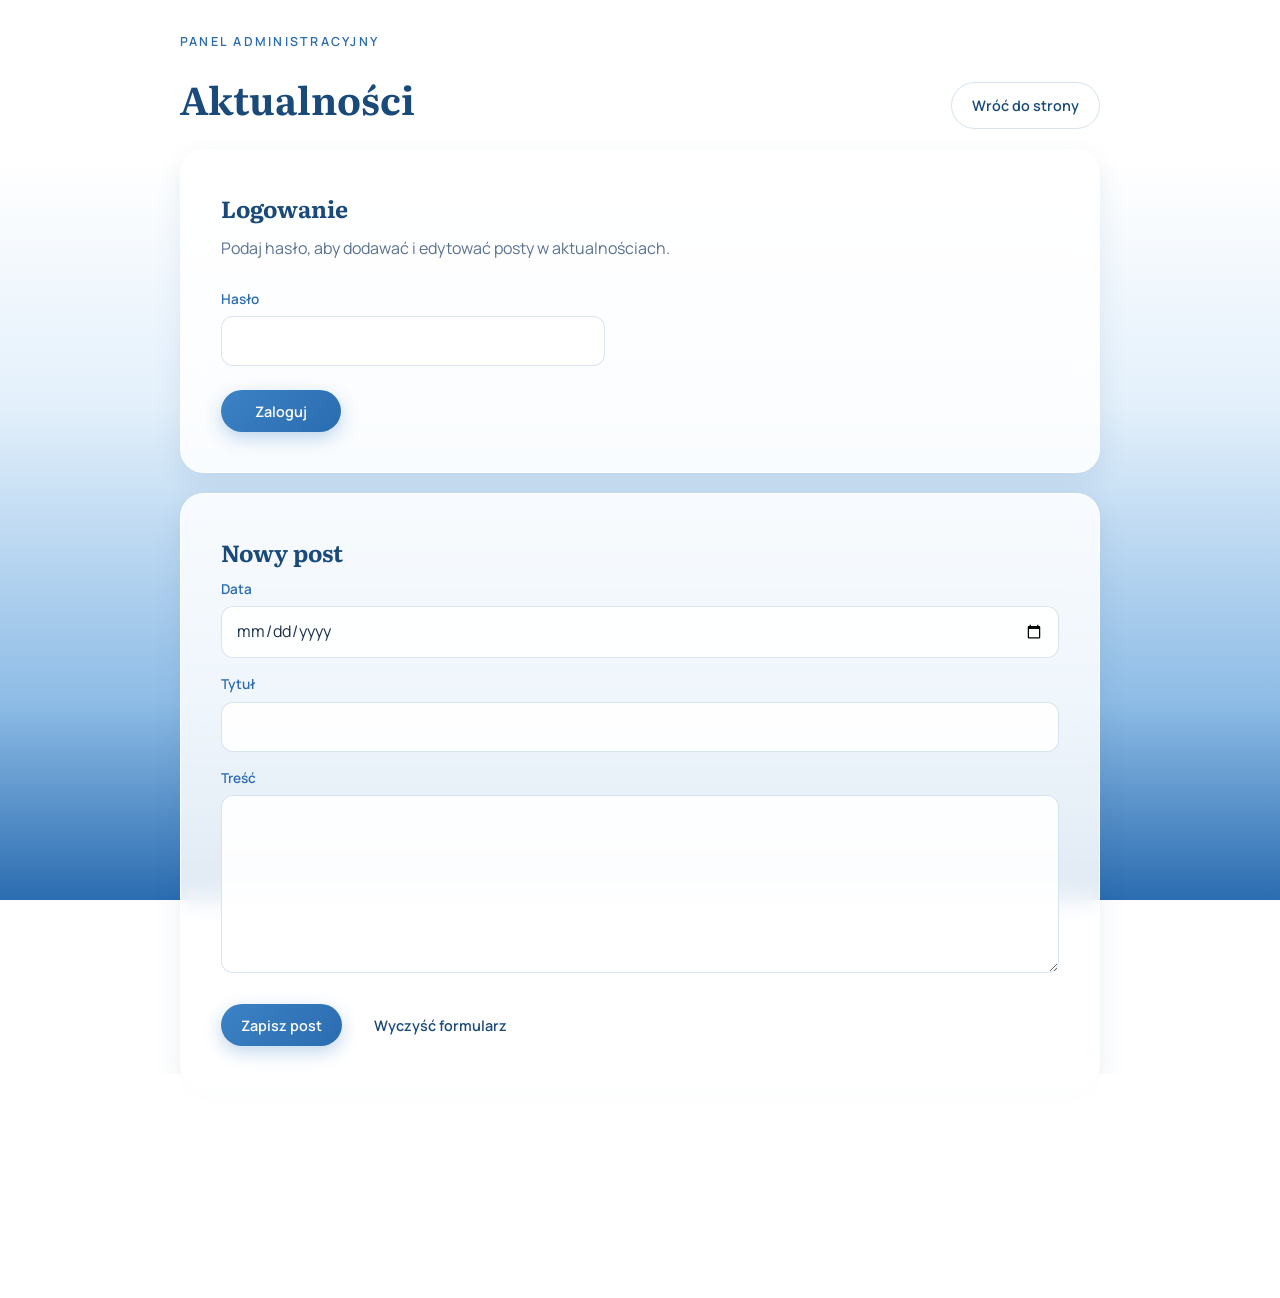
<file: admin.html>
<!DOCTYPE html>
<html lang="pl">
<head>
  <meta charset="UTF-8" />
  <meta name="viewport" content="width=device-width, initial-scale=1.0" />
  <title>Panel aktualności — Spółka Wodna Wietrzno</title>
  <link rel="preconnect" href="https://fonts.googleapis.com" />
  <link rel="preconnect" href="https://fonts.gstatic.com" crossorigin />
  <link href="https://fonts.googleapis.com/css2?family=Literata:opsz,wght@7..72,500;7..72,700&family=Manrope:wght@400;500;600;700&display=swap" rel="stylesheet" />
  <link rel="stylesheet" href="styles.css?v=8" />
  <link rel="stylesheet" href="admin.css?v=8" />
</head>
<body class="admin-body">
  <div class="page-bg" aria-hidden="true"></div>

  <main class="admin-shell">
    <header class="admin-header">
      <div>
        <p class="brand-mark">Panel administracyjny</p>
        <h1>Aktualności</h1>
      </div>
      <a class="btn btn-ghost" href="index.html#news">Wróć do strony</a>
    </header>

    <section id="login-panel" class="panel-inner admin-card">
      <h2>Logowanie</h2>
      <p class="lead">Podaj hasło, aby dodawać i edytować posty w aktualnościach.</p>
      <form id="login-form" class="admin-login-form">
        <div class="field">
          <label for="admin-password">Hasło</label>
          <input id="admin-password" name="password" type="password" required autocomplete="current-password" />
        </div>
        <div class="form-actions">
          <button class="btn" type="submit">Zaloguj</button>
        </div>
        <p id="login-status" class="form-status" hidden></p>
      </form>
    </section>

    <section id="editor-panel" class="admin-editor" hidden>
      <div class="panel-inner admin-card">
        <h2 id="editor-title">Nowy post</h2>
        <form id="post-form" class="report-form" novalidate>
          <input type="hidden" id="post-id" name="id" value="" />
          <div class="field">
            <label for="post-date">Data</label>
            <input id="post-date" name="date" type="date" required />
          </div>
          <div class="field">
            <label for="post-title">Tytuł</label>
            <input id="post-title" name="title" type="text" required maxlength="160" />
          </div>
          <div class="field">
            <label for="post-body">Treść</label>
            <textarea id="post-body" name="body" rows="6" required maxlength="4000"></textarea>
          </div>
          <div class="form-actions admin-actions">
            <button class="btn" type="submit" id="save-post-btn">Zapisz post</button>
            <button class="btn btn-ghost" type="button" id="reset-post-btn">Wyczyść formularz</button>
          </div>
          <p id="editor-status" class="form-status" hidden></p>
        </form>
      </div>

      <div class="panel-inner admin-card">
        <div class="admin-list-head">
          <h2>Opublikowane posty</h2>
          <button class="btn btn-ghost" type="button" id="reload-posts-btn">Odśwież</button>
        </div>
        <p id="storage-hint" class="admin-hint"></p>
        <ul id="admin-posts" class="admin-posts"></ul>
      </div>
    </section>
  </main>

  <script src="config.js?v=8"></script>
  <script src="admin.js?v=8"></script>
</body>
</html>
</file>
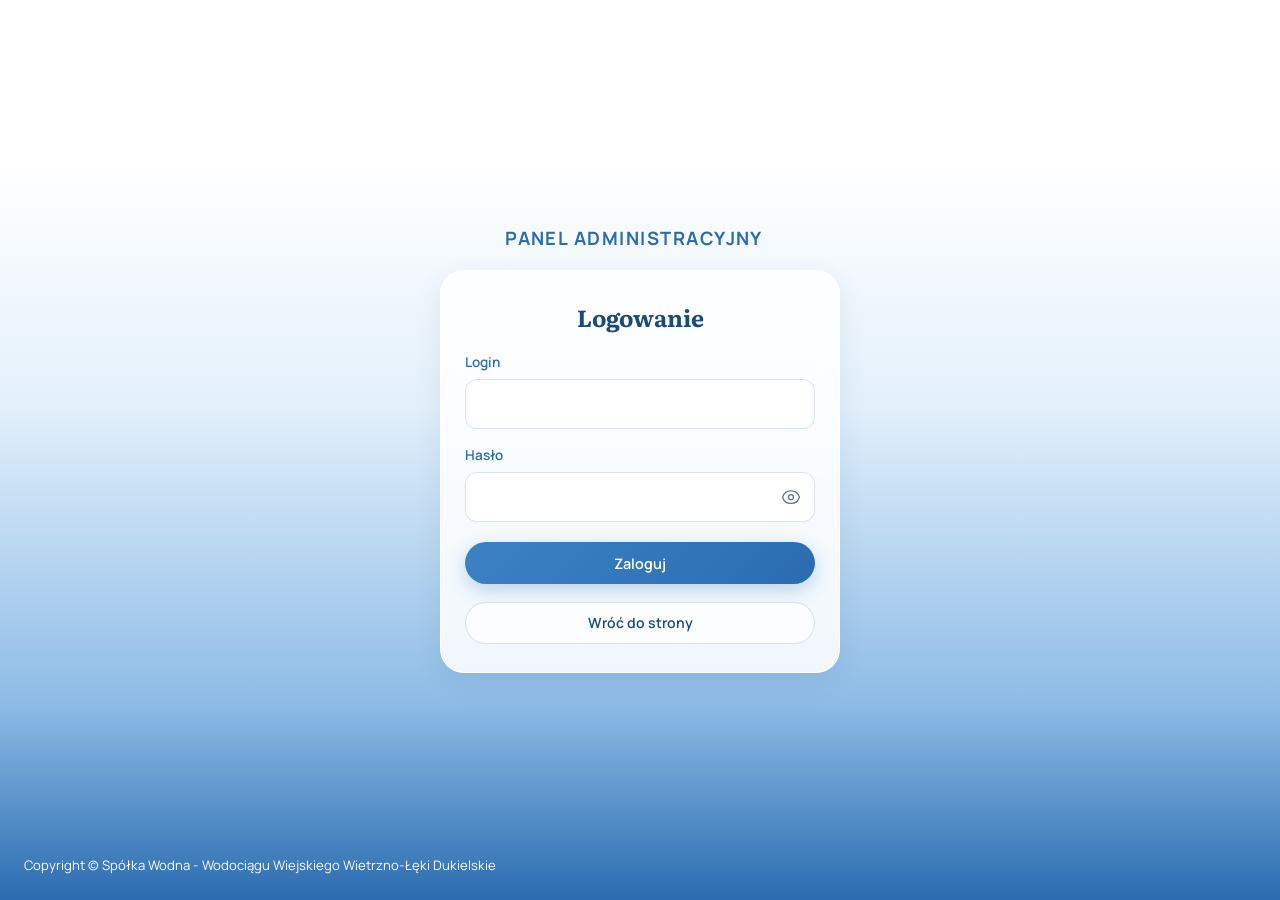
<file: n-7f4a9c2e.html>
<!DOCTYPE html>
<html lang="pl">
<head>
  <meta charset="UTF-8" />
  <meta name="viewport" content="width=device-width, initial-scale=1.0" />
  <title>Panel administracyjny — Spółka Wodna Wietrzno</title>
  <meta name="robots" content="noindex, nofollow" />
  <meta name="theme-color" content="#ffffff" />
  <link rel="preconnect" href="https://fonts.googleapis.com" />
  <link rel="preconnect" href="https://fonts.gstatic.com" crossorigin />
  <link href="https://fonts.googleapis.com/css2?family=Literata:opsz,wght@7..72,500;7..72,700&family=Manrope:wght@400;500;600;700&display=swap" rel="stylesheet" />
  <link rel="stylesheet" href="styles.css?v=54" />
  <link rel="stylesheet" href="n-7f4a9c2e.css?v=73" />
</head>
<body class="admin-body">

  <main class="admin-shell">
    <header class="admin-header">
      <p class="brand-mark">Panel administracyjny</p>
      <div class="admin-header-actions">
        <button type="button" class="btn btn-ghost admin-logout" id="logout-btn">Wyloguj</button>
        <a class="btn btn-ghost admin-back admin-back--editor" href="index.html#news">Wróć do strony</a>
      </div>
    </header>

    <div class="login-loader" id="login-loader" hidden aria-hidden="true">
      <div class="loader">
        <h2 class="heading">ŁADOWANIE</h2>
        <div class="loading">
          <span class="load"></span>
          <span class="load"></span>
          <span class="load"></span>
        </div>
      </div>
    </div>

    <section id="login-panel" class="panel-inner admin-card">
      <h2>Logowanie</h2>
      <form id="login-form" class="admin-login-form">
        <div class="field">
          <label for="admin-login">Login</label>
          <input id="admin-login" name="login" type="text" required autocomplete="username" />
        </div>
        <div class="field">
          <label for="admin-password">Hasło</label>
          <div class="password-wrap">
            <input id="admin-password" name="password" type="password" required autocomplete="current-password" />
            <button type="button" class="password-toggle" id="password-toggle" aria-label="Pokaż hasło" aria-pressed="false">
              <svg class="pw-icon pw-icon-eye" viewBox="0 0 24 24" fill="none" stroke="currentColor" stroke-width="1.5" aria-hidden="true" focusable="false">
                <path stroke-linecap="round" stroke-linejoin="round" d="M2.036 12.322a1.012 1.012 0 0 1 0-.639C3.423 7.51 7.36 4.5 12 4.5c4.638 0 8.573 3.007 9.963 7.178.07.207.07.431 0 .639C20.577 16.49 16.64 19.5 12 19.5c-4.638 0-8.573-3.007-9.963-7.178Z" />
                <path stroke-linecap="round" stroke-linejoin="round" d="M15 12a3 3 0 1 1-6 0 3 3 0 0 1 6 0Z" />
              </svg>
              <svg class="pw-icon pw-icon-eye-slash" viewBox="0 0 24 24" fill="none" stroke="currentColor" stroke-width="1.5" aria-hidden="true" focusable="false">
                <path stroke-linecap="round" stroke-linejoin="round" d="M3.98 8.223A10.477 10.477 0 0 0 1.934 12C3.226 16.338 7.244 19.5 12 19.5c.993 0 1.953-.138 2.863-.395M6.228 6.228A10.451 10.451 0 0 1 12 4.5c4.756 0 8.773 3.162 10.065 7.498a10.522 10.522 0 0 1-4.293 5.774M6.228 6.228 3 3m3.228 3.228 3.65 3.65m7.894 7.894L21 21m-3.228-3.228-3.65-3.65m0 0a3 3 0 1 0-4.243-4.243m4.242 4.242L9.88 9.88" />
              </svg>
            </button>
          </div>
        </div>
        <div class="form-actions">
          <button class="btn" type="submit">Zaloguj</button>
        </div>
        <a class="btn btn-ghost admin-back admin-back--login" href="index.html#news">Wróć do strony</a>
        <p id="login-status" class="form-status" hidden></p>
      </form>
    </section>

    <nav class="admin-nav-tabs" id="admin-nav-tabs" hidden>
      <button type="button" class="admin-nav-tab is-active" data-tab="posts">Posty</button>
      <button type="button" class="admin-nav-tab" data-tab="settings">Ustawienia</button>
    </nav>

    <section id="editor-panel" class="admin-editor" hidden aria-hidden="true">
      <div class="panel-inner admin-card">
        <h2 id="editor-title">Nowy post</h2>
        <form id="post-form" class="report-form" novalidate>
          <input type="hidden" id="post-id" name="id" value="" />
          <div class="field">
            <label for="post-date">Data</label>
            <input id="post-date" name="date" type="date" required />
          </div>
          <div class="field">
            <label for="post-title">Tytuł</label>
            <input id="post-title" name="title" type="text" required maxlength="160" />
          </div>
          <div class="field">
            <label for="post-body-editor">Treść</label>
            <div class="news-format-toolbar" role="toolbar" aria-label="Formatowanie tekstu">
              <button type="button" class="news-format-btn" data-format="bold" title="Pogrubienie">
                <strong>B</strong>
              </button>
              <button type="button" class="news-format-btn" data-format="italic" title="Kursywa">
                <em>I</em>
              </button>
              <button type="button" class="news-format-btn" data-format="underline" title="Podkreślenie">
                <span class="news-format-underline">U</span>
              </button>
              <span class="news-format-size-group" title="Rozmiar czcionki">
                <span class="news-format-size-box">
                  <span id="news-font-size-display" class="news-format-size-value">16</span>
                  <select id="news-font-size" class="news-format-size-select" aria-label="Rozmiar czcionki">
                    <option value="12">12</option>
                    <option value="14">14</option>
                    <option value="16" selected>16</option>
                    <option value="18">18</option>
                    <option value="20">20</option>
                    <option value="24">24</option>
                  </select>
                </span>
                <button
                  type="button"
                  class="news-format-btn news-format-size-step"
                  data-size-step="1"
                  title="Zwiększ rozmiar"
                  aria-label="Zwiększ rozmiar"
                >
                  <span class="news-format-size-ico">
                    A<span class="news-format-size-caret is-up" aria-hidden="true"></span>
                  </span>
                </button>
                <button
                  type="button"
                  class="news-format-btn news-format-size-step"
                  data-size-step="-1"
                  title="Zmniejsz rozmiar"
                  aria-label="Zmniejsz rozmiar"
                >
                  <span class="news-format-size-ico">
                    A<span class="news-format-size-caret is-down" aria-hidden="true"></span>
                  </span>
                </button>
              </span>
              <span class="news-format-color-wrap" title="Kolor tekstu">
                <span class="news-format-btn news-format-color" aria-hidden="true">
                  <span class="news-format-color-inner">
                    <span class="news-format-color-mark">A</span>
                    <span id="news-text-color-swatch" class="news-format-color-swatch"></span>
                  </span>
                </span>
                <input
                  id="news-text-color"
                  class="news-format-color-input"
                  type="color"
                  value="#1a4a7a"
                  aria-label="Kolor tekstu"
                />
              </span>
              <span class="news-format-align-group" title="Wyrównanie tekstu">
                <button
                  type="button"
                  class="news-format-btn news-format-align-btn"
                  data-format="justify"
                  title="Wyjustuj"
                  aria-label="Wyjustuj"
                >
                  <svg class="news-format-align-icon" xmlns="http://www.w3.org/2000/svg" viewBox="0 0 448 512" fill="currentColor" aria-hidden="true">
                    <path d="M448 64c0 17.7-14.3 32-32 32H32C14.3 96 0 81.7 0 64S14.3 32 32 32H416c17.7 0 32 14.3 32 32zm0 256c0 17.7-14.3 32-32 32H32c-17.7 0-32-14.3-32-32s14.3-32 32-32H416c17.7 0 32 14.3 32 32zM0 192c0-17.7 14.3-32 32-32H416c17.7 0 32 14.3 32 32s-14.3 32-32 32H32c-17.7 0-32-14.3-32-32zM448 448c0 17.7-14.3 32-32 32H32c-17.7 0-32-14.3-32-32s14.3-32 32-32H416c17.7 0 32 14.3 32 32z" />
                  </svg>
                </button>
                <button
                  type="button"
                  class="news-format-btn news-format-align-btn"
                  data-format="align-left"
                  title="Do lewej"
                  aria-label="Do lewej"
                >
                  <svg class="news-format-align-icon" xmlns="http://www.w3.org/2000/svg" viewBox="0 0 448 512" fill="currentColor" aria-hidden="true">
                    <path d="M288 64c0 17.7-14.3 32-32 32H32C14.3 96 0 81.7 0 64S14.3 32 32 32H256c17.7 0 32 14.3 32 32zm0 256c0 17.7-14.3 32-32 32H32c-17.7 0-32-14.3-32-32s14.3-32 32-32H256c17.7 0 32 14.3 32 32zM0 192c0-17.7 14.3-32 32-32H416c17.7 0 32 14.3 32 32s-14.3 32-32 32H32c-17.7 0-32-14.3-32-32zM448 448c0 17.7-14.3 32-32 32H32c-17.7 0-32-14.3-32-32s14.3-32 32-32H416c17.7 0 32 14.3 32 32z" />
                  </svg>
                </button>
                <button
                  type="button"
                  class="news-format-btn news-format-align-btn"
                  data-format="align-center"
                  title="Do środka"
                  aria-label="Do środka"
                >
                  <svg class="news-format-align-icon" xmlns="http://www.w3.org/2000/svg" viewBox="0 0 448 512" fill="currentColor" aria-hidden="true">
                    <path d="M352 64c0 17.7-14.3 32-32 32H128c-17.7 0-32-14.3-32-32s14.3-32 32-32H320c17.7 0 32 14.3 32 32zm96 128c0 17.7-14.3 32-32 32H32c-17.7 0-32-14.3-32-32s14.3-32 32-32H416c17.7 0 32 14.3 32 32zM0 448c0-17.7 14.3-32 32-32H416c17.7 0 32 14.3 32 32s-14.3 32-32 32H32c-17.7 0-32-14.3-32-32zM352 320c0 17.7-14.3 32-32 32H128c-17.7 0-32-14.3-32-32s14.3-32 32-32H320c17.7 0 32 14.3 32 32z" />
                  </svg>
                </button>
                <button
                  type="button"
                  class="news-format-btn news-format-align-btn"
                  data-format="align-right"
                  title="Do prawej"
                  aria-label="Do prawej"
                >
                  <svg class="news-format-align-icon" xmlns="http://www.w3.org/2000/svg" viewBox="0 0 448 512" fill="currentColor" aria-hidden="true">
                    <path d="M448 64c0 17.7-14.3 32-32 32H192c-17.7 0-32-14.3-32-32s14.3-32 32-32H416c17.7 0 32 14.3 32 32zm0 256c0 17.7-14.3 32-32 32H192c-17.7 0-32-14.3-32-32s14.3-32 32-32H416c17.7 0 32 14.3 32 32zM0 192c0-17.7 14.3-32 32-32H416c17.7 0 32 14.3 32 32s-14.3 32-32 32H32c-17.7 0-32-14.3-32-32zM448 448c0 17.7-14.3 32-32 32H192c-17.7 0-32-14.3-32-32s14.3-32 32-32H416c17.7 0 32 14.3 32 32z" />
                  </svg>
                </button>
              </span>
              <button type="button" class="news-format-btn" data-format="clear" title="Wyczyść formatowanie">
                Wyczyść
              </button>
            </div>
            <div
              id="post-body-editor"
              class="news-body-editor"
              contenteditable="true"
              role="textbox"
              aria-multiline="true"
              aria-label="Treść posta"
            ></div>
            <textarea id="post-body" name="body" required maxlength="4000" hidden></textarea>
          </div>
          <div class="form-actions admin-actions">
            <button class="btn" type="submit" id="save-post-btn">Zapisz post</button>
            <button class="btn btn-ghost" type="button" id="reset-post-btn">Wyczyść formularz</button>
          </div>
          <p id="editor-status" class="form-status" hidden></p>
        </form>
      </div>

      <div class="panel-inner admin-card">
        <div class="admin-list-head">
          <h2>Opublikowane posty</h2>
          <button class="btn btn-ghost" type="button" id="reload-posts-btn">Odśwież</button>
        </div>
        <ul id="admin-posts" class="admin-posts"></ul>
        <nav class="news-pagination" id="admin-posts-pagination" aria-label="Strony opublikowanych postów" hidden></nav>
      </div>
    </section>

    <section id="settings-panel" class="admin-editor" hidden aria-hidden="true">
      <div class="panel-inner admin-card">
        <h2>Zarząd</h2>
        <p class="settings-hint">Edytuj role i nazwiska członków zarządu. Zapisz, aby zaktualizować stronę główną.</p>
        <div id="board-editor" class="settings-list"></div>
        <div class="settings-add-row">
          <button type="button" class="btn btn-ghost" id="add-board-member">+ Dodaj członka</button>
        </div>
        <div class="form-actions">
          <button class="btn" type="button" id="save-board-btn">Zapisz zarząd</button>
          <button class="btn btn-ghost" type="button" id="reset-board-btn">Resetuj</button>
        </div>
        <p id="board-status" class="form-status" hidden></p>
      </div>

      <div class="panel-inner admin-card">
        <h2>Komisja Rewizyjna</h2>
        <p class="settings-hint">Edytuj role i nazwiska członków komisji rewizyjnej. Zapisz, aby zaktualizować stronę główną.</p>
        <div id="committee-editor" class="settings-list"></div>
        <div class="settings-add-row">
          <button type="button" class="btn btn-ghost" id="add-committee-member">+ Dodaj członka</button>
        </div>
        <div class="form-actions">
          <button class="btn" type="button" id="save-committee-btn">Zapisz komisję</button>
          <button class="btn btn-ghost" type="button" id="reset-committee-btn">Resetuj</button>
        </div>
        <p id="committee-status" class="form-status" hidden></p>
      </div>

      <div class="panel-inner admin-card">
        <h2>Cennik wody</h2>
        <p class="settings-hint">Edytuj opłaty eksploatacyjne. Zapisz, aby zaktualizować stronę główną.</p>
        <div id="prices-editor" class="settings-list"></div>
        <div class="settings-add-row">
          <button type="button" class="btn btn-ghost" id="add-price-entry">+ Dodaj pozycję</button>
        </div>
        <div class="form-actions">
          <button class="btn" type="button" id="save-prices-btn">Zapisz cennik</button>
          <button class="btn btn-ghost" type="button" id="reset-prices-btn">Resetuj</button>
        </div>
        <p id="prices-status" class="form-status" hidden></p>
      </div>
    </section>

    <footer class="admin-footer">
      <p>Copyright © Spółka Wodna - Wodociągu Wiejskiego Wietrzno-Łęki Dukielskie</p>
    </footer>
  </main>

  <button type="button" class="scroll-top" id="scroll-top" aria-label="Wróć na górę strony" aria-hidden="true" tabindex="-1">
    <svg class="scroll-top-drop" viewBox="0 0 44 56" aria-hidden="true" focusable="false">
      <path
        class="scroll-top-drop-fill"
        d="M22 2.2C22 2.2 40 23.5 40 35.2c0 9.5-8.1 17.2-18 17.2S4 44.7 4 35.2C4 23.5 22 2.2 22 2.2Z"
      />
    </svg>
    <svg class="scroll-top-icon" viewBox="0 0 24 24" aria-hidden="true" focusable="false">
      <path
        fill="none"
        stroke="currentColor"
        stroke-width="3.5"
        stroke-linecap="round"
        stroke-linejoin="round"
        d="M6.2 13.4 12 7.6l5.8 5.8"
      />
    </svg>
  </button>

  <script src="config.js?v=53"></script>
  <script src="n-7f4a9c2e.js?v=67"></script>
</body>
</html>
</file>
<file: styles.css>
/* ========================================
   ZMIENNE CSS I KOLORY
   ======================================== */
:root {
  --deep: #1a4a7a;
  --lake: #2b6cb0;
  --teal: #3b82c4;
  --foam: #e8f2fc;
  --ink: #1a2f45;
  --muted: #5a7290;
  --line: rgba(43, 108, 176, 0.18);
  --glow: rgba(59, 130, 196, 0.32);
  --font-display: "Literata", Georgia, serif;
  --font-body: "Manrope", system-ui, sans-serif;
}

*,
*::before,
*::after {
  box-sizing: border-box;
  /* brak niebieskiej otoczki przy dotyku na telefonie */
  -webkit-tap-highlight-color: transparent;
}

/* ========================================
   ELEMENTY BAZOWE (HTML, BODY)
   ======================================== */
html {
  scroll-behavior: smooth;
  /* clip nie psuje sticky (w przeciwieństwie do overflow-x: hidden) */
  overflow-x: clip;
  min-height: 100%;
  background-color: #ffffff;
  /* Gradient na html — nie chowa się za body (w przeciwieństwie do z-index: -2) */
  background-image: linear-gradient(
    180deg,
    #ffffff 0%,
    #ffffff 18%,
    #e3f0fb 45%,
    #8ebce6 78%,
    #2b6cb0 100%
  );
  background-attachment: fixed;
  background-repeat: no-repeat;
}

body {
  margin: 0;
  min-height: 100vh;
  font-family: var(--font-body);
  color: var(--ink);
  background: transparent;
  line-height: 1.6;
  position: relative;
  overflow-x: clip;
}

/* ========================================
   STOPKA GÓRNA - NAWIGACJA I LOGO
   Sticky header z logo, nawigacją i przyciskami
   ======================================== */
.top-bar {
  position: sticky;
  top: 0;
  z-index: 100;
  background: #fff;
  border-bottom: 1px solid var(--line);
  box-shadow: 0 8px 28px rgba(26, 74, 122, 0.08);
}

.top-bar-inner {
  width: 100%;
  max-width: none;
  margin: 0;
  padding: 1.1rem clamp(0.85rem, 2vw, 1.5rem);
  display: flex;
  align-items: center;
  justify-content: space-between;
  gap: 1rem 1.5rem;
  flex-wrap: nowrap;
}

.top-brand {
  appearance: none;
  border: 0;
  background: transparent;
  display: inline-flex;
  align-items: center;
  padding: 0;
  cursor: pointer;
  text-align: left;
  color: inherit;
  flex-shrink: 0;
  line-height: 0;
}

.top-brand:focus-visible {
  outline: 2px solid var(--teal);
  outline-offset: 4px;
  border-radius: 6px;
}

.top-brand-logo {
  display: block;
  width: auto;
  height: clamp(64px, 9vw, 92px);
  aspect-ratio: 895 / 282;
  object-fit: contain;
}

/* ========================================
   NAGŁÓWEK STRONY
   Główny baner z tytułem i opisem spółki
   ======================================== */
.site-header {
  position: relative;
  z-index: 1;
  max-width: 920px;
  margin: 0 auto;
  padding: clamp(2rem, 6vw, 4.5rem) 1.5rem 2rem;
  text-align: center;
}

.site-header::before {
  content: "";
  position: absolute;
  inset: 0;
  z-index: -1;
  background: url("assets/logo-sw-b-t.png") center 100% / auto 95% no-repeat;
  opacity: 0.14;
  pointer-events: none;
}

.brand-mark {
  margin: 0 0 1rem;
  font-size: 0.78rem;
  font-weight: 600;
  letter-spacing: 0.18em;
  text-transform: uppercase;
  color: var(--lake);
}

.brand-name {
  margin: 0;
  box-sizing: border-box;
  min-height: 2.24em; /* zawsze 2 linie, żeby wysokość sekcji hero była stała */
  font-family: var(--font-display);
  font-size: clamp(2.1rem, 6vw, 3.6rem);
  font-weight: 700;
  line-height: 1.12;
  color: var(--deep);
  letter-spacing: -0.02em;
}

/* 1-linijkowe tytuły (Informacje, Kontakt itd.) wyśrodkuj w 2-linijkowym bloku */
.brand-name:not(:has(br)) {
  padding-top: 0.56em;
}

.brand-lead {
  margin: 1.25rem auto 0;
  max-width: none;
  font-size: clamp(0.95rem, 2.15vw, 1.05rem);
  color: var(--muted);
  white-space: nowrap;
}

@media (max-width: 520px) {
  .brand-lead {
    white-space: normal;
    max-width: 22rem;
    padding: 0 0.5rem;
  }
}

/* ========================================
   ZAKŁADKI / NAWIGACJA
   Przyciski dla przełączania między sekcjami
   ======================================== */
.tabs {
  display: flex;
  justify-content: flex-end;
  align-items: center;
  gap: 0.15rem 0.45rem;
  flex-wrap: nowrap;
  margin: 0;
  padding: 0;
  flex: 0 0 auto;
  min-width: 0;
}

.tab {
  appearance: none;
  border: 1px solid transparent;
  background: transparent;
  color: var(--ink);
  font-family: var(--font-body);
  font-size: 0.9rem;
  font-weight: 600;
  padding: 0.55rem 0.75rem;
  border-radius: 4px;
  cursor: pointer;
  transition: color 0.2s ease, background 0.2s ease, border-color 0.2s ease;
}

.tab:hover {
  color: var(--deep);
  background: rgba(43, 108, 176, 0.08);
}

.tab.is-active {
  color: var(--deep);
  background: transparent;
  border-color: transparent;
  box-shadow: none;
  text-decoration: underline;
  text-underline-offset: 0.35em;
  text-decoration-thickness: 2px;
  text-decoration-color: var(--lake);
}

.tab:focus-visible {
  outline: 2px solid var(--teal);
  outline-offset: 3px;
}

.tab-alert {
  margin-left: 0.65rem;
  color: #fff;
  background: #c62828;
  border-color: #c62828;
  border-radius: 4px;
  box-shadow: none;
  text-decoration: none;
  padding: 0.7rem 1rem;
  white-space: nowrap;
  flex-shrink: 0;
}

.tab-alert:hover {
  color: #fff;
  background: #b71c1c;
  border-color: #b71c1c;
}

.tab-alert.is-active {
  color: #fff;
  background: #8e0000;
  border-color: #8e0000;
  box-shadow: none;
  text-decoration: none;
}

.tab-alert:focus-visible {
  outline: 2px solid #c62828;
  outline-offset: 3px;
}

.tab-connect {
  display: none;
  align-items: center;
  justify-content: center;
  gap: 0.45rem;
}

.tab-connect-icon {
  display: inline-flex;
  align-items: center;
  justify-content: center;
  width: 1.25rem;
  height: 1.25rem;
  flex-shrink: 0;
}

.nav-toggle {
  display: none;
  appearance: none;
  align-items: center;
  justify-content: center;
  width: 2.75rem;
  height: 2.75rem;
  margin-left: auto;
  padding: 0;
  border: 1px solid var(--line);
  border-radius: 8px;
  background: #fff;
  color: var(--deep);
  cursor: pointer;
  flex-shrink: 0;
  z-index: 2;
}

.nav-toggle:focus-visible {
  outline: 2px solid var(--teal);
  outline-offset: 3px;
}

.nav-toggle-bars,
.nav-toggle-bars::before,
.nav-toggle-bars::after {
  display: block;
  width: 1.15rem;
  height: 2px;
  background: currentColor;
  border-radius: 2px;
  transition: transform 0.2s ease, opacity 0.2s ease;
}

.nav-toggle-bars {
  position: relative;
}

.nav-toggle-bars::before,
.nav-toggle-bars::after {
  content: "";
  position: absolute;
  left: 0;
}

.nav-toggle-bars::before {
  top: -6px;
}

.nav-toggle-bars::after {
  top: 6px;
}

.top-bar.is-nav-open .nav-toggle-bars {
  background: transparent;
}

.top-bar.is-nav-open .nav-toggle-bars::before {
  top: 0;
  transform: rotate(45deg);
}

.top-bar.is-nav-open .nav-toggle-bars::after {
  top: 0;
  transform: rotate(-45deg);
}

body.is-nav-open {
  position: fixed;
  inset: 0;
  width: 100%;
  overflow: hidden;
  touch-action: none;
}

/* Średnie ekrany (961-1120px): przyciśnij menu do prawej (do „Zgłoszenia awarii"),
   a nie do logo — pomniejsz logo i zagęść zakładki, żeby wszystko się zmieściło */
@media (min-width: 961px) and (max-width: 1120px) {
  .top-brand-logo {
    height: clamp(44px, 5vw, 56px);
  }
  .tabs {
    gap: 0.1rem 0.3rem;
  }
  .tab {
    padding: 0.45rem 0.55rem;
    font-size: 0.85rem;
  }
  .tab-alert {
    padding: 0.6rem 0.8rem;
    margin-left: 0.4rem;
  }
}

@media (max-width: 960px) {
  .top-bar-inner {
    padding: 0.9rem 0.85rem;
    flex-wrap: wrap;
  }

  .nav-toggle {
    display: inline-flex;
  }

  .tabs {
    display: none;
    width: 100%;
    flex: 1 1 100%;
    flex-direction: column;
    align-items: center;
    justify-content: center;
    flex-wrap: nowrap;
    gap: 0.4rem;
    margin: 0.75rem 0 0;
    padding: 0.65rem 0 0.15rem;
    border-top: 1px solid var(--line);
  }

  .top-bar.is-nav-open {
    position: fixed;
    inset: 0;
    z-index: 200;
    width: 100%;
    height: 100dvh;
    max-height: 100dvh;
    overflow: hidden;
    background: #fff;
    box-shadow: none;
  }

  .top-bar.is-nav-open .top-bar-inner {
    height: 100%;
    max-height: 100dvh;
    flex-direction: row;
    flex-wrap: wrap;
    align-items: stretch;
    justify-content: flex-start;
    gap: 0.35rem;
    padding-bottom: 1rem;
    box-sizing: border-box;
  }

  .top-bar.is-nav-open .top-brand {
    flex: 1 1 auto;
    justify-content: flex-start;
  }

  .top-bar.is-nav-open .top-brand-logo {
    height: clamp(88px, 17vw, 120px);
    width: auto;
    max-width: calc(100% - 4.5rem);
  }

  .top-bar.is-nav-open .nav-toggle {
    margin-left: 0;
    flex-shrink: 0;
    align-self: center;
    margin-right: 0.4rem;
    border: none;
  }

  .top-bar.is-nav-open .top-brand,
  .top-bar.is-nav-open .nav-toggle {
    animation: navFade 0.3s ease both;
  }

  .top-bar.is-nav-open .tabs {
    display: flex;
    flex: 1 1 100%;
    min-height: 0;
    margin: 0.35rem 0 0;
    padding: 0.75rem 0.25rem 0.4rem;
    border-top: 1px solid var(--line);
    overflow: auto;
    -webkit-overflow-scrolling: touch;
    justify-content: flex-start;
    gap: 0.6rem;
  }

  .top-bar.is-nav-open .tabs > .tab {
    animation: navFade 0.35s ease both;
  }

  .top-bar.is-nav-open .tabs > .tab:nth-child(1) { animation-delay: 0.08s; }
  .top-bar.is-nav-open .tabs > .tab:nth-child(2) { animation-delay: 0.16s; }
  .top-bar.is-nav-open .tabs > .tab:nth-child(3) { animation-delay: 0.24s; }
  .top-bar.is-nav-open .tabs > .tab:nth-child(4) { animation-delay: 0.32s; }
  .top-bar.is-nav-open .tabs > .tab:nth-child(5) { animation-delay: 0.4s; }
  .top-bar.is-nav-open .tabs > .tab:nth-child(7) { animation-delay: 0.48s; }
  .top-bar.is-nav-open .tabs > .tab:nth-child(8) { animation-delay: 0.56s; }

  @keyframes navFade {
    from {
      opacity: 0;
      transform: translateY(6px);
    }
    to {
      opacity: 1;
      transform: translateY(0);
    }
  }



  .tab {
    display: inline-flex;
    width: 100%;
    max-width: 22rem;
    text-align: center;
    justify-content: center;
    align-items: center;
    padding: 0.75rem 1rem;
    font-size: 1.05rem;
    border-radius: 10px;
  }

  .tab.is-active {
    background: rgba(43, 108, 176, 0.1);
    text-decoration: none;
  }

  .tab-alert.is-active {
    color: var(--deep);
    background: rgba(43, 108, 176, 0.1);
    border-color: transparent;
    text-decoration: none;
  }

  .tab:hover {
    transform: translateY(-2px);
  }

  .tab:not(.tab-alert):not(.tab-connect):hover {
    background: rgba(43, 108, 176, 0.08);
  }

  .tab-connect:hover {
    background: #3a7cc4;
    color: #fff;
  }

  .tab-alert:hover {
    background: #d64545;
  }

  .nav-sep {
    width: 100%;
    max-width: 22rem;
    border: 0;
    border-top: 1px solid var(--line);
    margin: 0.9rem auto 1.2rem;
    flex-shrink: 0;
  }

  .tab-connect {
    display: inline-flex;
    margin-top: 0.6rem;
    margin-left: auto;
    margin-right: auto;
    background: #2b6cb0;
    color: #fff;
  }

  .tab-alert {
    width: 100%;
    max-width: 22rem;
    margin-left: auto;
    margin-right: auto;
    margin-top: auto;
    padding: 0.9rem 1rem;
    font-size: 1.12rem;
    text-align: center;
    justify-content: center;
    flex-shrink: 0;
    margin-top: 1.9rem;
    border-top: 1px solid var(--line);
  }
}

@media (max-width: 560px) {
  .top-brand-logo {
    height: clamp(54px, 12vw, 68px);
    width: auto;
  }
}

/* ========================================
   PANELE SEKCJI
   Kontenery dla poszczególnych treści strony
   ======================================== */
.panels {
  position: relative;
  z-index: 1;
  max-width: 920px;
  margin: 1.75rem auto 0;
  padding: 0 1.25rem 1.25rem;
}

.panel {
  display: none;
}

.panel.is-active {
  display: block;
}

/* Tylko przy zmianie zakładki — nie przy pierwszym wczytaniu / odświeżeniu */
.panel.is-entering {
  animation: panelIn 0.35s ease both;
}

@keyframes panelIn {
  from {
    opacity: 0;
    transform: translateY(8px);
  }
  to {
    opacity: 1;
    transform: translateY(0);
  }
}

.panel-inner {
  padding: clamp(1.5rem, 4vw, 2.5rem);
  background: rgba(255, 255, 255, 0.86);
  backdrop-filter: blur(12px);
  border: 1px solid rgba(255, 255, 255, 0.92);
  border-radius: 1.5rem;
  box-shadow: 0 10px 28px rgba(26, 74, 122, 0.09);
}

.panel-inner:has(.datetime-popover:not([hidden])) {
  padding-bottom: clamp(1.5rem, 3vw, 2.25rem);
}

.panel h2 {
  margin: 0 0 0.5rem;
  font-family: var(--font-display);
  font-size: clamp(1.6rem, 3vw, 2rem);
  color: var(--deep);
}

.lead {
  margin: 0 0 1.75rem;
  color: var(--muted);
  max-width: 40rem;
}

.home-panel > h2 {
  text-align: center;
  font-size: clamp(1.95rem, 3.8vw, 2.55rem);
}

.home-panel > .lead {
  max-width: none;
  font-size: clamp(1.02rem, 1.5vw, 1.12rem);
  line-height: 1.65;
  text-align: justify;
  hyphens: none;
  -webkit-hyphens: none;
  text-wrap: pretty;
}

#panel-info .lead {
  max-width: none;
  margin-bottom: 1.25rem;
}

#panel-info .lead,
#panel-info .info-section-lead,
#panel-info .info-block p,
#panel-info .org-block > p,
#panel-forms .lead {
  text-align: justify;
  hyphens: none;
  -webkit-hyphens: none;
  text-wrap: pretty;
}

#panel-forms .lead {
  max-width: none;
  overflow-wrap: break-word;
  margin-bottom: 1.25rem;
}

#panel-forms .lead strong {
  overflow-wrap: anywhere;
}

.form-item-copy {
  width: 100%;
  min-width: 0;
}

.form-item-title-row {
  display: flex;
  align-items: center;
  justify-content: space-between;
  gap: 0.85rem 1.25rem;
  flex-wrap: wrap;
}

.form-item-title-row h3 {
  margin: 0;
  flex: 1 1 12rem;
  min-width: 0;
}

.form-item-title-row .btn {
  flex: 0 0 auto;
  margin-left: auto;
}

@media (max-width: 560px) {
  .form-item-title-row .btn {
    width: 100%;
    margin-left: 0;
  }
}

.info-grid {
  display: grid;
  gap: 1.5rem;
}

@media (min-width: 720px) {
  .info-grid {
    grid-template-columns: repeat(3, 1fr);
    gap: 1.75rem;
  }
}

.info-section {
  margin-top: 2.25rem;
  padding-top: 1.75rem;
  border-top: 1px solid var(--line);
}

.info-section-title {
  margin: 0 0 0.45rem;
  font-family: var(--font-display);
  font-size: clamp(1.25rem, 2.4vw, 1.55rem);
  color: var(--deep);
}

.info-section-lead {
  margin: 0 0 1.25rem;
  color: var(--muted);
  max-width: 40rem;
}

.connect-steps {
  margin: 0 0 1.5rem;
  padding: 0;
  list-style: none;
  counter-reset: connect-step;
  color: var(--ink);
  max-width: none;
  display: flex;
  flex-direction: column;
  gap: 0.9rem;
}

.connect-steps li {
  counter-increment: connect-step;
  position: relative;
  padding-left: 2.6rem;
  font-size: 1.02rem;
  line-height: 1.6;
  color: #2b3a4a;
}

.connect-steps li::before {
  content: counter(connect-step);
  position: absolute;
  left: 0;
  top: 0.1rem;
  display: inline-flex;
  align-items: center;
  justify-content: center;
  width: 1.8rem;
  height: 1.8rem;
  border-radius: 50%;
  background: #2b6cb0;
  color: #fff;
  font-size: 0.95rem;
  font-weight: 700;
  flex-shrink: 0;
}

.connect-step-first {
  white-space: nowrap;
}

@media (max-width: 720px) {
  .connect-step-first {
    white-space: normal;
  }
}

.info-block h3 {
  margin: 0 0 0.75rem;
  font-size: 0.85rem;
  font-weight: 700;
  letter-spacing: 0.06em;
  text-transform: uppercase;
  color: var(--lake);
}

.info-block p,
.info-block ul {
  margin: 0;
  color: var(--ink);
  font-size: 0.98rem;
}

.info-block ul {
  padding-left: 1.1rem;
}

.info-block li + li {
  margin-top: 0.35rem;
}

/* Godziny pracy biura — bez kropek (bulletów), z wcięciem */
.info-block ul.hours-list {
  list-style: none;
  padding-left: 1.1rem;
}


.org-list {
  display: grid;
  gap: 1.25rem;
}

.org-block {
  padding-top: 1rem;
  border-top: 1px solid var(--line);
}

.org-block:first-child {
  padding-top: 0;
  border-top: none;
}

.org-block h3 {
  margin: 0 0 0.6rem;
  font-size: 0.85rem;
  font-weight: 700;
  letter-spacing: 0.06em;
  text-transform: uppercase;
  color: var(--lake);
}

.org-block > p {
  margin: 0;
  color: var(--ink);
  font-size: 0.98rem;
}

.org-people {
  list-style: none;
  margin: 0;
  padding: 0;
  display: flex;
  flex-direction: column;
  gap: 0.5rem;
}

.org-people li {
  display: flex;
  justify-content: space-between;
  align-items: start;
  gap: 1rem;
}

.org-names-col {
  display: flex;
  flex-direction: column;
  gap: 0.2rem;
  text-align: right;
}

.org-role {
  color: var(--muted);
  font-size: 0.95rem;
}

.org-name {
  color: var(--deep);
  font-weight: 600;
}

.form-list {
  list-style: none;
  margin: 0;
  padding: 0;
  display: flex;
  flex-direction: column;
  gap: 0.85rem;
}

.form-item {
  display: flex;
  flex-wrap: wrap;
  align-items: center;
  justify-content: space-between;
  gap: 1rem 1.25rem;
  padding: 1.15rem 0;
  border-bottom: 1px solid var(--line);
}

.form-item > div:first-child,
.form-item-copy {
  flex: 1 1 14rem;
  min-width: 0;
}

.form-item .btn {
  flex: 0 0 auto;
  margin-left: auto;
}

.form-item:first-child {
  padding-top: 0;
}

.form-item:last-child {
  border-bottom: none;
  padding-bottom: 0;
}

.form-item h3 {
  margin: 0 0 0.25rem;
  font-size: 1.05rem;
  color: var(--deep);
}

.form-item-title-row + p,
.form-item p {
  margin: 0;
  color: var(--muted);
  font-size: 0.92rem;
  text-align: left;
}

.form-item-title-row + p {
  margin-top: 0.35rem;
}

@media (max-width: 560px) {
  .form-item {
    flex-direction: column;
    align-items: stretch;
  }

  .form-item > div:first-child,
  .form-item-copy {
    flex: 0 0 auto;
  }

  .form-item .btn {
    margin-left: 0;
    width: 100%;
  }
}

/* ========================================
   FORMULARZE I POLA WEJŚCIA
   Style dla pól tekstowych, select, textarea
   ======================================== */
.report-form {
  display: flex;
  flex-direction: column;
  gap: 1rem;
}

.form-row {
  display: grid;
  gap: 1rem;
}

@media (min-width: 640px) {
  .form-row {
    grid-template-columns: 1fr 1fr;
  }
}

.field label {
  display: block;
  margin-bottom: 0.35rem;
  font-size: 0.85rem;
  font-weight: 600;
  color: var(--lake);
}

.field-hint {
  margin: 0.4rem 0 0;
  font-size: 0.82rem;
  color: var(--muted);
}

/* ========================================
   SELEKTOR DATY I GODZINY
   Kalendarz i wybór czasu dla zgłaszania awarii
   ======================================== */
.datetime-field {
  position: relative;
  padding: 0.75rem 0.85rem 0.75rem;
  border: 1px solid var(--line);
  border-radius: 1rem;
  background: rgba(255, 255, 255, 0.72);
  transition: border-color 0.2s ease, box-shadow 0.2s ease, background 0.2s ease;
}

.datetime-field:has(.datetime-trigger[aria-expanded="true"]),
.datetime-field:has(.datetime-popover:not([hidden])) {
  border-color: var(--teal);
  background: rgba(255, 255, 255, 0.95);
  box-shadow: 0 0 0 3px rgba(59, 130, 196, 0.16);
  padding-bottom: calc(0.4rem + 10px);
}

.datetime-trigger {
  appearance: none;
  display: flex;
  align-items: center;
  justify-content: space-between;
  gap: 0.75rem;
  width: 100%;
  min-height: 2.75rem;
  padding: 0.7rem 0.85rem;
  border: 1px solid var(--line);
  border-radius: 0.75rem;
  background: #fff;
  color: var(--ink);
  font: inherit;
  text-align: left;
  cursor: pointer;
  transition: border-color 0.2s ease, box-shadow 0.2s ease;
}

.datetime-trigger-text {
  flex: 1;
  min-width: 0;
}

.datetime-trigger-icon {
  flex: 0 0 auto;
  width: 1.2rem;
  height: 1.2rem;
  color: var(--lake);
  opacity: 0.9;
}

.datetime-trigger:hover,
.datetime-trigger[aria-expanded="true"] {
  border-color: var(--teal);
  box-shadow: 0 0 0 3px rgba(59, 130, 196, 0.12);
}

.datetime-trigger.is-empty {
  color: var(--muted);
}

.datetime-trigger.is-empty .datetime-trigger-icon {
  color: var(--muted);
}

.datetime-popover {
  display: block;
  margin-top: 0.55rem;
  width: 100%;
}

.datetime-popover[hidden] {
  display: none;
}

.datetime-popover-inner {
  display: grid;
  grid-template-columns: minmax(0, 1.4fr) minmax(9rem, 0.85fr);
  gap: 0;
  overflow: hidden;
  background: #fff;
  border: 2px solid var(--deep);
  border-radius: 1rem;
  box-shadow: 0 6px 18px rgba(26, 74, 122, 0.12);
}

.datetime-calendar {
  padding: 1rem 1.05rem 0.9rem;
  border-right: 1px solid var(--line);
}

.datetime-cal-head {
  display: flex;
  align-items: center;
  justify-content: space-between;
  gap: 0.5rem;
  margin-bottom: 0.75rem;
}

.datetime-month {
  margin: 0;
  font-size: 1.05rem;
  font-weight: 700;
  color: var(--deep);
  text-transform: lowercase;
}

.datetime-nav,
.datetime-link {
  appearance: none;
  border: 0;
  background: transparent;
  color: var(--lake);
  font: inherit;
  font-size: 1rem;
  font-weight: 700;
  cursor: pointer;
  padding: 0.35rem 0.55rem;
  border-radius: 0.45rem;
}

.datetime-nav:hover,
.datetime-link:hover {
  background: var(--foam);
}

.datetime-weekdays,
.datetime-days {
  display: grid;
  grid-template-columns: repeat(7, 1fr);
  gap: 0.3rem;
}

.datetime-weekdays {
  margin-bottom: 0.4rem;
}

.datetime-weekdays span {
  text-align: center;
  font-size: 0.8rem;
  font-weight: 700;
  color: var(--muted);
  text-transform: lowercase;
}

.datetime-day {
  appearance: none;
  border: 0;
  background: transparent;
  min-height: 2.45rem;
  border-radius: 0.5rem;
  font: inherit;
  font-size: 1rem;
  color: var(--ink);
  cursor: pointer;
}

.datetime-day:hover {
  background: var(--foam);
}

.datetime-day.is-muted {
  color: #9aa9bb;
}

.datetime-day.is-disabled,
.datetime-day:disabled,
.datetime-time-option.is-disabled,
.datetime-time-option:disabled,
.datetime-nav:disabled {
  color: #b0bccb;
  opacity: 1;
  cursor: not-allowed;
  pointer-events: none;
}

.datetime-day.is-muted.is-disabled,
.datetime-day.is-muted:disabled {
  color: #c5ced8;
}

.datetime-day.is-selected {
  background: var(--lake);
  color: #fff;
  font-weight: 700;
}

.datetime-cal-actions {
  display: flex;
  justify-content: space-between;
  margin-top: 0.75rem;
}

.datetime-time {
  display: grid;
  grid-template-columns: 1fr 1fr;
  background: #f7fbff;
}

.datetime-save-row {
  grid-column: 1 / -1;
  display: flex;
  justify-content: center;
  padding: 0.7rem 0.9rem 0.9rem;
  border-top: 1px solid var(--line);
  background: #f7fbff;
}

.datetime-save {
  appearance: none;
  border: 0;
  background: var(--lake);
  color: #fff;
  font: inherit;
  font-size: 0.95rem;
  font-weight: 700;
  width: 100%;
  padding: 0.65rem 1rem;
  border-radius: 0.65rem;
  cursor: pointer;
  transition: background 0.2s ease;
}

.datetime-save:hover {
  background: var(--deep);
}

.datetime-save:focus-visible {
  outline: 2px solid var(--deep);
  outline-offset: 2px;
}

.datetime-time-col {
  display: flex;
  flex-direction: column;
  min-height: 0;
  border-left: 1px solid var(--line);
}

.datetime-time-col:first-child {
  border-left: 0;
}

.datetime-time-label {
  margin: 0;
  padding: 0.65rem 0.35rem 0.35rem;
  text-align: center;
  font-size: 0.8rem;
  font-weight: 700;
  letter-spacing: 0.04em;
  text-transform: uppercase;
  color: var(--muted);
}

.datetime-time-list {
  --sb-track-color: #2b6cb0;
  --sb-thumb-color: #edeff1;
  --sb-size: 11px;
  max-height: 19.5rem;
  overflow-y: auto;
  padding: 0.3rem 0.5rem 0.3rem 0.3rem;
  display: grid;
  gap: 0.2rem;
}

.datetime-time-list::-webkit-scrollbar {
  width: var(--sb-size);
}

.datetime-time-list::-webkit-scrollbar-track {
  background: var(--sb-track-color);
  border-radius: 1px;
}

.datetime-time-list::-webkit-scrollbar-thumb {
  background: var(--sb-thumb-color);
  border-radius: 1px;
}

@supports not selector(::-webkit-scrollbar) {
  .datetime-time-list {
    scrollbar-color: var(--sb-thumb-color) var(--sb-track-color);
  }
}

.datetime-time-option {
  appearance: none;
  border: 0;
  background: transparent;
  border-radius: 0.45rem;
  padding: 0.5rem 0.25rem;
  font: inherit;
  font-size: 1rem;
  font-variant-numeric: tabular-nums;
  color: var(--ink);
  cursor: pointer;
}

.datetime-time-option:hover {
  background: rgba(43, 108, 176, 0.1);
}

.datetime-time-option.is-selected {
  background: var(--lake);
  color: #fff;
  font-weight: 700;
}

@media (max-width: 560px) {
  .datetime-popover-inner {
    grid-template-columns: 1fr;
  }

  .datetime-calendar {
    border-right: 0;
    border-bottom: 1px solid var(--line);
  }

  .datetime-time {
    grid-template-columns: 1fr 1fr;
  }

  .datetime-time-list {
    max-height: 8.5rem;
  }
}

.field input,
.field select,
.field textarea {
  width: 100%;
  padding: 0.7rem 0.85rem;
  border: 1px solid var(--line);
  border-radius: 0.75rem;
  background: rgba(255, 255, 255, 0.9);
  color: var(--ink);
  font: inherit;
  transition: border-color 0.2s ease, box-shadow 0.2s ease;
}

.field input:focus,
.field select:focus,
.field textarea:focus {
  outline: none;
  border-color: var(--teal);
  box-shadow: 0 0 0 3px rgba(59, 130, 196, 0.18);
}

.form-actions {
  margin-top: 0.5rem;
}

.form-actions .btn {
  appearance: none;
  border: none;
  cursor: pointer;
  font-family: inherit;
}

.form-status {
  margin: 0.25rem 0 0;
  color: var(--muted);
  font-size: 0.92rem;
}

.form-status.is-ok {
  color: var(--lake);
  font-weight: 600;
}

.form-status.is-error {
  color: #9b2c2c;
  font-weight: 600;
}

.form-actions .btn:disabled {
  opacity: 0.65;
  cursor: wait;
  transform: none;
}

.btn {
  display: inline-flex;
  align-items: center;
  justify-content: center;
  min-width: 7.5rem;
  padding: 0.7rem 1.25rem;
  border: none;
  border-radius: 999px;
  background: linear-gradient(135deg, var(--teal), var(--lake));
  color: #fff;
  font-weight: 600;
  font-size: 0.9rem;
  text-decoration: none;
  transition: transform 0.2s ease, box-shadow 0.2s ease;
  box-shadow: 0 6px 18px var(--glow);
}

.btn:hover {
  transform: translateY(-2px);
  box-shadow: 0 10px 24px var(--glow);
}

.btn:focus-visible {
  outline: 2px solid var(--deep);
  outline-offset: 3px;
}

.btn-ghost {
  background: rgba(255, 255, 255, 0.75);
  color: var(--deep);
  border: 1px solid var(--line);
  box-shadow: none;
}

.btn-ghost:hover {
  background: #fff;
  box-shadow: 0 6px 18px rgba(26, 74, 122, 0.08);
}

.home-tiles {
  display: grid;
  grid-template-columns: 1fr;
  gap: 1.15rem;
  margin-top: 1.75rem;
}

@media (min-width: 760px) {
  .home-tiles {
    grid-template-columns: repeat(3, minmax(0, 1fr));
    gap: 1.25rem;
    align-items: stretch;
  }
}

.home-tile {
  --tile: var(--lake);
  display: flex;
  flex-direction: column;
  background: #fff;
  border: 1px solid rgba(26, 74, 122, 0.1);
  border-bottom: 5px solid var(--tile);
  border-radius: 10px;
  box-shadow: 0 12px 28px rgba(26, 74, 122, 0.1);
  overflow: hidden;
  min-height: 100%;
}

.home-tile--alert {
  --tile: #c62828;
}

.home-tile--connect {
  --tile: #2b6cb0;
}

/* Nagłówek „Jak podłączyć wodę?” — zawsze w jednej linii */
.home-tile--connect .home-tile-head {
  padding-left: 0.6rem;
  padding-right: 0.6rem;
}

.home-tile--connect .home-tile-head span {
  white-space: nowrap;
}

/* Ikonka dobrana tak, żeby tekst mieścił się w jednej linii */
.home-tile--connect .home-tile-head .home-tile-icon {
  width: 1.35rem;
  height: 1.35rem;
}

.home-tile--forms {
  --tile: #163a5f;
}

.home-tile-head {
  display: flex;
  align-items: center;
  justify-content: center;
  gap: 0.55rem;
  margin: 0.9rem 0.9rem 0;
  padding: 0.35rem 0.9rem 0;
  background: transparent;
  color: var(--tile);
  font-size: 0.82rem;
  font-weight: 700;
  letter-spacing: 0.04em;
  text-transform: uppercase;
  text-align: center;
}

.home-tile-icon {
  width: 1.35rem;
  height: 1.35rem;
  flex-shrink: 0;
}

.home-tile-body {
  display: flex;
  flex-direction: column;
  align-items: center;
  justify-content: flex-start;
  gap: 0.7rem;
  flex: 1;
  padding: 1.15rem 1rem 1.35rem;
  text-align: center;
}

.home-tile-body > :first-child {
  margin-top: auto;
}

.home-tile-label {
  margin: 0;
  font-size: 0.86rem;
  color: var(--muted);
}

.home-tile-text {
  margin: 0;
  font-size: 0.95rem;
  line-height: 1.55;
  color: var(--muted);
}

.home-tile-phone {
  display: inline-flex;
  align-items: center;
  gap: 0.45rem;
  color: var(--deep);
  font-size: 1.2rem;
  font-weight: 700;
  text-decoration: none;
  letter-spacing: 0.01em;
}

.home-tile-phone svg {
  width: 1.15rem;
  height: 1.15rem;
  color: var(--tile);
  flex-shrink: 0;
}

.home-tile-phone:hover {
  color: var(--tile);
}

.home-tile-phone:focus-visible {
  outline: 2px solid var(--tile);
  outline-offset: 3px;
  border-radius: 4px;
}

.home-tile-btn {
  appearance: none;
  border: 0;
  margin-top: auto;
  padding: 0.7rem 1.1rem;
  border-radius: 6px;
  background: var(--tile);
  color: #fff;
  font-family: var(--font-body);
  font-size: 0.9rem;
  font-weight: 600;
  cursor: pointer;
  transition: filter 0.2s ease, transform 0.15s ease;
}

.home-tile-btn:hover {
  filter: brightness(0.94);
}

.home-tile-btn:focus-visible {
  outline: 2px solid var(--tile);
  outline-offset: 3px;
}

/* ========================================
   AKTUALNOŚCI NA STRONIE GŁÓWNEJ
   Sekcja ostatnich aktualności na home page
   ======================================== */
.home-news {
  margin-top: 2.25rem;
  padding-top: 1.75rem;
  border-top: 1px solid var(--line);
}

.home-news-title {
  margin: 0 0 1rem;
  font-family: "Literata", serif;
  font-size: 1.35rem;
  color: var(--deep);
}

.home-news-more {
  margin-top: 1.25rem;
}

.home-news-more .btn {
  appearance: none;
  border: 1px solid var(--line);
  cursor: pointer;
  font-family: inherit;
}

/* ========================================
   LISTA I POJEDYNCZE AKTUALNOŚCI
   Styling dla artykułów i paginacji
   ======================================== */
.news-list {
  list-style: none;
  margin: 0;
  padding: 0;
  display: grid;
  gap: 0;
}

.news-item {
  padding: 1.25rem 0;
  border-bottom: 1px solid var(--line);
}

.news-item:first-child {
  padding-top: 0;
}

.news-item:last-child {
  border-bottom: none;
  padding-bottom: 0;
}

.news-item time {
  display: block;
  margin-bottom: 0.35rem;
  font-size: 0.78rem;
  font-weight: 700;
  letter-spacing: 0.08em;
  text-transform: uppercase;
  color: var(--lake);
}

.news-item h3 {
  margin: 0 0 0.45rem;
  font-size: 1.1rem;
  color: var(--deep);
}

.news-item p,
.news-item-body {
  margin: 0;
  color: var(--muted);
  font-size: 0.98rem;
  line-height: 1.55;
  text-align: justify;
}

/* Wyrównanie ustawiane w panelu administracyjnym */
.news-align-justify {
  text-align: justify;
}

.news-align-left {
  text-align: left;
}

.news-align-center {
  text-align: center;
}

.news-align-right {
  text-align: right;
}

.news-item-body .news-text-12 {
  font-size: 12px;
  line-height: 1.45;
}

.news-item-body .news-text-14,
.news-item-body .news-text-sm {
  font-size: 14px;
  line-height: 1.45;
}

.news-item-body .news-text-16 {
  font-size: 16px;
  line-height: 1.5;
}

.news-item-body .news-text-18 {
  font-size: 18px;
  line-height: 1.45;
}

.news-item-body .news-text-20,
.news-item-body .news-text-lg {
  font-size: 20px;
  line-height: 1.4;
}

.news-item-body .news-text-24,
.news-item-body .news-text-xl {
  font-size: 24px;
  line-height: 1.35;
}

.news-item-body strong {
  color: var(--deep);
  font-weight: 700;
}

.news-item-body em {
  font-style: italic;
}

.news-item-body u {
  text-decoration: underline;
}

.news-pagination {
  margin-top: 1.75rem;
  padding-top: 1.25rem;
  border-top: 1px solid var(--line);
  display: grid;
  gap: 0.85rem;
  justify-items: center;
}

.news-page-status {
  margin: 0;
  font-size: 0.9rem;
  color: var(--muted);
}

.news-page-controls {
  display: flex;
  flex-wrap: wrap;
  gap: 0.45rem;
  justify-content: center;
}

.news-page-btn {
  appearance: none;
  min-width: 2.4rem;
  padding: 0.55rem 0.85rem;
  border-radius: 999px;
  border: 1px solid var(--line);
  background: #fff;
  color: var(--deep);
  font: inherit;
  font-size: 0.9rem;
  font-weight: 600;
  cursor: pointer;
}

.news-page-btn:hover:not(:disabled) {
  border-color: var(--lake);
  color: var(--lake);
}

.news-page-btn.is-active {
  background: var(--deep);
  border-color: var(--deep);
  color: #fff;
}

.news-page-btn:disabled {
  opacity: 0.45;
  cursor: not-allowed;
}

.contact-layout {
  display: grid;
  gap: 1.5rem;
}

@media (min-width: 800px) {
  .contact-layout {
    grid-template-columns: minmax(16rem, 0.9fr) 1.4fr;
    align-items: start;
    gap: 2rem;
  }
}

.contact-card {
  margin: 0;
  font-style: normal;
}

.contact-name {
  margin: 0 0 0.75rem;
  font-family: var(--font-display);
  font-size: 1.35rem;
  font-weight: 700;
  color: var(--deep);
}

.contact-card > p {
  margin: 0 0 1.5rem;
  color: var(--muted);
}

.contact-meta {
  margin: 0;
  display: grid;
  gap: 1rem;
}

.contact-meta div {
  display: grid;
  gap: 0.15rem;
  padding-top: 0.85rem;
  border-top: 1px solid var(--line);
}

.contact-meta dt {
  font-size: 0.75rem;
  font-weight: 700;
  letter-spacing: 0.1em;
  text-transform: uppercase;
  color: var(--lake);
}

.contact-meta dd {
  margin: 0;
  font-size: 1.15rem;
  font-weight: 600;
  color: var(--deep);
}

.contact-meta a {
  color: inherit;
  text-decoration: none;
}

.contact-meta a:hover {
  text-decoration: underline;
}

.map-wrap {
  overflow: hidden;
  border-radius: 1rem;
  border: 1px solid var(--line);
  min-height: 280px;
  background: #d6e4f5;
  box-shadow: 0 12px 30px rgba(26, 74, 122, 0.08);
}

.map-wrap iframe,
.map-wrap .map-leaflet {
  display: block;
  width: 100%;
  height: min(55vh, 380px);
  border: 0;
}

/* ========================================
   STOPKA DOLNA
   ======================================== */
.site-footer {
  position: relative;
  z-index: 1;
  margin-top: 0.35rem;
  padding: 0 1.25rem 0.45rem;
  color: var(--muted);
  font-size: 0.9rem;
}

.site-footer-inner {
  max-width: 1120px;
  margin: 0 auto;
  padding: 1.35rem 1.5rem;
  display: flex;
  flex-wrap: wrap;
  align-items: center;
  justify-content: space-between;
  gap: 1.25rem 2rem;
  background: rgba(232, 242, 250, 0.92);
  border: 1px solid var(--line);
  border-radius: 12px;
  box-shadow: 0 10px 28px rgba(26, 74, 122, 0.08);
}

.site-footer-copy {
  width: 100%;
  margin: 0.55rem 0 0;
  padding: 0 1.25rem;
  color: #97c2e8;
  font-size: 0.82rem;
  line-height: 1.4;
  text-align: left;
}

.site-footer-main {
  display: flex;
  flex-wrap: nowrap;
  align-items: center;
  min-width: 0;
  flex: 0 1 auto;
}

.site-footer-brand-block {
  display: flex;
  flex-wrap: nowrap;
  align-items: center;
  gap: 0.45rem 0.75rem;
  flex: 0 1 auto;
  min-width: 0;
}

.site-footer-logo {
  display: block;
  width: auto;
  height: clamp(76px, 9vw, 104px);
  aspect-ratio: 895 / 282;
  object-fit: contain;
  flex-shrink: 0;
  border-radius: 8px;
  background: transparent;
  padding: 0;
  box-shadow: none;
  border: 0;
}

.site-footer-contact {
  flex: 0 1 auto;
  min-width: 0;
  max-width: 22rem;
}

.site-footer-contact-title {
  margin: 0 0 0.65rem;
  color: var(--deep);
  font-size: 1rem;
  font-weight: 700;
}

.site-footer-contact-list {
  list-style: none;
  margin: 0;
  padding: 0;
  display: flex;
  flex-direction: column;
  gap: 0.45rem;
}

.site-footer-contact-list li {
  display: flex;
  align-items: flex-start;
  gap: 0.55rem;
  color: var(--muted);
  line-height: 1.4;
}

.site-footer-icon {
  width: 1.05rem;
  height: 1.05rem;
  margin-top: 0.15rem;
  color: var(--lake);
  flex-shrink: 0;
}

.site-footer-contact a {
  color: inherit;
  text-decoration: none;
}

.site-footer-contact a:hover {
  color: var(--deep);
  text-decoration: underline;
  text-underline-offset: 0.18em;
}

.site-footer-right {
  flex: 0 0 auto;
  margin-left: auto;
  text-align: right;
  display: flex;
  flex-direction: column;
  align-items: flex-end;
  justify-content: center;
  gap: 0.55rem;
  min-width: min(100%, 11rem);
  padding: 0;
  background: transparent;
  border: 0;
}

.site-footer-heading {
  margin: 0;
  color: var(--deep);
  font-size: 1rem;
  font-weight: 700;
}

.site-footer-link {
  appearance: none;
  border: 0;
  background: transparent;
  margin: 0;
  padding: 0;
  color: var(--lake);
  font-family: var(--font-body);
  font-size: 0.92rem;
  font-weight: 600;
  text-decoration: underline;
  text-underline-offset: 0.18em;
  cursor: pointer;
}

button.site-footer-link.site-footer-heading {
  display: inline;
  color: var(--deep);
  font-size: 1rem;
  font-weight: 700;
  text-decoration: none;
}

button.site-footer-link.site-footer-heading:hover {
  color: var(--lake);
  text-decoration: underline;
}

.site-footer-link:hover {
  color: var(--deep);
}

.site-footer-link:focus-visible {
  outline: 2px solid var(--teal);
  outline-offset: 3px;
  border-radius: 4px;
}

@media (max-width: 700px) {
  .site-footer-main {
    flex: 1 1 100%;
  }

  .site-footer-brand-block {
    flex: 1 1 100%;
    flex-wrap: wrap;
    justify-content: center;
    gap: 0.75rem;
  }

  .site-footer-contact,
  .site-footer-right {
    flex: 1 1 100%;
    margin-left: 0;
    max-width: none;
  }

  .site-footer-contact {
    padding-top: 0.15rem;
    text-align: center;
  }

  .site-footer-contact-list {
    align-items: center;
  }

  .site-footer-contact-list li {
    justify-content: center;
  }

  .site-footer-right {
    text-align: center;
    align-items: center;
    padding-top: 1.1rem;
    border-top: 1px solid var(--line);
  }
}

/* ========================================
   PRZYCISK POWROTU NA GÓRĘ
   Scrolluje stronę do góry zakładki
   ======================================== */
.scroll-top {
  position: fixed;
  right: max(0.85rem, env(safe-area-inset-right, 0px));
  bottom: max(0.7rem, env(safe-area-inset-bottom, 0px));
  z-index: 90;
  width: 2.75rem;
  height: 3.45rem;
  display: inline-flex;
  align-items: center;
  justify-content: center;
  margin: 0;
  padding: 0.45rem 0 0.25rem;
  border: 0;
  border-radius: 0;
  background: transparent;
  color: var(--deep);
  box-shadow: none;
  filter: drop-shadow(0 8px 16px rgba(26, 74, 122, 0.2));
  cursor: pointer;
  opacity: 0;
  transform: translateY(0.55rem);
  pointer-events: none;
  transition:
    opacity 0.2s ease,
    transform 0.2s ease,
    color 0.15s ease,
    filter 0.15s ease;
}

.scroll-top-drop {
  position: absolute;
  inset: 0;
  width: 100%;
  height: 100%;
  display: block;
  pointer-events: none;
}

.scroll-top-drop-fill {
  fill: #fff;
  stroke: rgba(26, 74, 122, 0.18);
  stroke-width: 1.2;
  transition: fill 0.15s ease, stroke 0.15s ease;
}

.scroll-top.is-visible {
  opacity: 1;
  transform: translateY(0);
  pointer-events: auto;
}

body.is-nav-open .scroll-top {
  opacity: 0;
  pointer-events: none;
}

.scroll-top:hover {
  color: #fff;
  filter: drop-shadow(0 10px 18px rgba(26, 74, 122, 0.28));
}

.scroll-top:hover .scroll-top-drop-fill {
  fill: var(--deep);
  stroke: rgba(26, 74, 122, 0.35);
}

.scroll-top:focus-visible {
  outline: 2px solid var(--teal);
  outline-offset: 4px;
  border-radius: 1.1rem;
}

.scroll-top-icon {
  position: relative;
  z-index: 1;
  width: 1.25rem;
  height: 1.25rem;
  display: block;
  margin-top: 0.18rem;
  overflow: visible;
}

@media (prefers-reduced-motion: reduce) {
  *,
  *::before,
  *::after {
    animation: none !important;
    transition: none !important;
  }
}
</file>
<file: admin.css>
.admin-body {
  min-height: 100vh;
}

.admin-shell {
  width: min(100% - 2rem, 920px);
  margin: 0 auto;
  padding: 2rem 0 3rem;
  display: grid;
  gap: 1.25rem;
}

.admin-header {
  display: flex;
  flex-wrap: wrap;
  align-items: end;
  justify-content: space-between;
  gap: 1rem;
}

.admin-header h1 {
  margin: 0.35rem 0 0;
  font-family: var(--font-display);
  font-size: clamp(1.8rem, 4vw, 2.4rem);
  color: var(--deep);
}

.admin-card h2 {
  margin: 0 0 0.5rem;
  font-family: var(--font-display);
  font-size: 1.45rem;
  color: var(--deep);
}

.admin-login-form {
  max-width: 24rem;
  display: grid;
  gap: 1rem;
}

.admin-editor {
  display: grid;
  gap: 1.25rem;
}

.admin-actions {
  display: flex;
  flex-wrap: wrap;
  gap: 0.75rem;
}

.admin-list-head {
  display: flex;
  flex-wrap: wrap;
  align-items: center;
  justify-content: space-between;
  gap: 0.75rem;
  margin-bottom: 0.5rem;
}

.admin-hint {
  margin: 0 0 1rem;
  color: var(--muted);
  font-size: 0.92rem;
}

.admin-posts {
  list-style: none;
  margin: 0;
  padding: 0;
  display: grid;
  gap: 0.85rem;
}

.admin-post {
  display: grid;
  gap: 0.65rem;
  padding: 1rem 0;
  border-top: 1px solid var(--line);
}

.admin-post:first-child {
  border-top: 0;
  padding-top: 0;
}

.admin-post time {
  display: block;
  font-size: 0.78rem;
  font-weight: 700;
  letter-spacing: 0.06em;
  text-transform: uppercase;
  color: var(--lake);
}

.admin-post h3 {
  margin: 0.2rem 0;
  font-size: 1.05rem;
  color: var(--deep);
}

.admin-post p {
  margin: 0;
  color: var(--muted);
  white-space: pre-wrap;
}

.admin-post-actions {
  display: flex;
  flex-wrap: wrap;
  gap: 0.55rem;
}

.admin-empty {
  color: var(--muted);
  padding: 0.25rem 0 0;
}

.news-empty {
  color: var(--muted);
}
</file>
<file: n-7f4a9c2e.css>
.admin-body {
  min-height: 100vh;
  display: flex;
  flex-direction: column;
  background: transparent;
  position: relative;
  z-index: 1;
}

.admin-shell {
  position: relative;
  z-index: 1;
  width: min(100% - 2rem, 920px);
  margin: 0 auto;
  padding: 2rem 0 3rem;
  display: grid;
  gap: 1.25rem;
  flex: 1;
}

/* Ekran logowania: węższa karta, wyśrodkowana na stronie */
.admin-shell:has(#editor-panel[hidden]):has(#settings-panel[hidden]) {
  width: min(100% - 2rem, 28rem);
  min-height: 100vh;
  align-content: center;
  padding: 1.5rem clamp(0.75rem, 3vw, 1.5rem);
  box-sizing: border-box;
}

.admin-shell:has(#editor-panel[hidden]):has(#settings-panel[hidden]) .admin-header {
  justify-content: center;
  gap: 0.75rem;
  padding-inline: 0.15rem;
}

.admin-shell:has(#editor-panel[hidden]):has(#settings-panel[hidden]) #login-panel {
  width: 100%;
}

.admin-header {
  display: flex;
  flex-wrap: nowrap;
  align-items: center;
  justify-content: space-between;
  gap: 1rem;
}

.admin-header[hidden] {
  display: none;
}

.admin-header .brand-mark {
  margin: 0;
  font-size: clamp(0.95rem, 2.4vw, 1.15rem);
  font-weight: 700;
  letter-spacing: 0.08em;
  line-height: 1.25;
  max-width: none;
  white-space: nowrap;
  text-transform: uppercase;
  color: var(--lake);
}

.admin-back {
  display: inline-flex;
  justify-content: center;
  text-align: center;
  text-decoration: none;
}

.admin-shell:has(#editor-panel[hidden]):has(#settings-panel[hidden]) .admin-back--editor,
.admin-shell:has(#editor-panel[hidden]):has(#settings-panel[hidden]) .admin-logout {
  display: none;
}

.admin-header-actions {
  display: flex;
  align-items: center;
  gap: 0.6rem;
}

.admin-logout {
  flex: 0 0 auto;
  padding: 0.55rem 0.95rem;
  font-size: 0.88rem;
  line-height: 1.6;
}

.admin-back--login {
  width: 100%;
  margin-top: 0.15rem;
  padding: 0.55rem 0.95rem;
  font-size: 0.88rem;
}

.admin-shell:has(#editor-panel[hidden]):has(#settings-panel[hidden]) .admin-header .btn,
.admin-back--editor {
  flex: 0 0 auto;
  padding: 0.55rem 0.95rem;
  font-size: 0.88rem;
}

.admin-card h2 {
  margin: 0 0 1rem;
  font-family: var(--font-display);
  font-size: 1.45rem;
  color: var(--deep);
}

#login-panel h2 {
  text-align: center;
}

.admin-shell:has(#editor-panel[hidden]):has(#settings-panel[hidden]) .admin-card {
  padding: 1.75rem 1.5rem;
}

.admin-login-form {
  width: 100%;
  max-width: none;
  display: grid;
  gap: 1rem;
}

/* Pole hasła z przyciskiem „pokaż/ukryj" */
.password-wrap {
  position: relative;
}

.password-wrap input {
  padding-right: 3rem;
}

.password-toggle {
  position: absolute;
  top: 50%;
  right: 0.45rem;
  transform: translateY(-50%);
  display: inline-flex;
  align-items: center;
  justify-content: center;
  width: 2.1rem;
  height: 2.1rem;
  padding: 0;
  border: none;
  border-radius: 0.5rem;
  background: transparent;
  color: var(--muted);
  cursor: pointer;
}

.password-toggle:hover {
  color: var(--lake);
  background: rgba(43, 108, 176, 0.08);
}

.password-toggle:focus-visible {
  outline: 2px solid var(--teal);
  outline-offset: 2px;
}

.password-toggle .pw-icon {
  width: 1.25rem;
  height: 1.25rem;
}

.pw-icon-eye-slash {
  display: none;
}

.password-toggle[aria-pressed="true"] .pw-icon-eye {
  display: none;
}

.password-toggle[aria-pressed="true"] .pw-icon-eye-slash {
  display: block;
}

.admin-login-form .form-actions {
  margin-top: 0.25rem;
}

.admin-login-form .form-actions .btn {
  width: 100%;
}

.admin-editor {
  display: grid;
  gap: 1.25rem;
}

.admin-editor[hidden] {
  display: none !important;
}

.admin-actions {
  display: flex;
  flex-wrap: wrap;
  gap: 0.75rem;
}

.admin-list-head {
  display: flex;
  flex-wrap: wrap;
  align-items: center;
  justify-content: space-between;
  gap: 0.75rem;
  margin-bottom: 0.5rem;
}

.admin-posts {
  list-style: none;
  margin: 0;
  padding: 0;
  display: grid;
  gap: 0.85rem;
}

#admin-posts-pagination {
  margin-top: 1.25rem;
}

.admin-post {
  display: grid;
  gap: 0.65rem;
  padding: 1rem 0;
  border-top: 1px solid var(--line);
}

.admin-post:first-child {
  border-top: 0;
  padding-top: 0;
}

.admin-post time {
  display: block;
  font-size: 0.78rem;
  font-weight: 700;
  letter-spacing: 0.06em;
  text-transform: uppercase;
  color: var(--lake);
}

.admin-post h3 {
  margin: 0.2rem 0;
  font-size: 1.05rem;
  color: var(--deep);
}

.admin-post-actions {
  display: flex;
  flex-wrap: wrap;
  gap: 0.55rem;
}

.admin-empty {
  color: var(--muted);
  padding: 0.25rem 0 0;
}

.admin-footer {
  margin-top: 0.35rem;
  text-align: left;
  color: #f9fcfe;
  font-size: 0.82rem;
}

.admin-footer p {
  margin: 0;
}

/* Ekran logowania: napis copyright przypięty do lewego dolnego rogu strony */
.admin-shell:has(#editor-panel[hidden]):has(#settings-panel[hidden]) .admin-footer {
  position: fixed;
  left: 0;
  right: 0;
  bottom: 0;
  margin: 0;
  padding: 0 1.5rem 1.5rem;
  text-align: left;
}

/* Wskaźnik ładowania podczas logowania — wyśrodkowany w miejscu karty */
.login-loader[hidden] {
  display: none;
}

.admin-shell:has(#editor-panel[hidden]):has(#settings-panel[hidden]) .login-loader:not([hidden]) {
  position: absolute;
  inset: 0;
  display: flex;
  align-items: center;
  justify-content: center;
  margin: 0;
}

.loader {
  display: flex;
  flex-direction: column;
  align-items: center;
  justify-content: center;
}

.heading {
  color: #1a2f45;
  letter-spacing: 0.3em;
  margin-bottom: 1em;
  font-size: 1.3rem;
  font-weight: 600;
  font-family: var(--font-body);
  text-transform: none;
  text-align: center;
}

.loading {
  display: flex;
  width: 7em;
  align-items: center;
  justify-content: center;
  font-size: 1.4rem;
}

.load {
  width: 23px;
  height: 5px;
  background-color: #367cbe;
  animation: 1s move_5011 infinite;
  border-radius: 5px;
  margin: 0.12em;
}

.load:nth-child(1) {
  animation-delay: 0.2s;
}

.load:nth-child(2) {
  animation-delay: 0.4s;
}

.load:nth-child(3) {
  animation-delay: 0.6s;
}

@keyframes move_5011 {
  0% {
    width: 0.2em;
  }

  25% {
    width: 0.7em;
  }

  50% {
    width: 1.5em;
  }

  100% {
    width: 0.2em;
  }
}

/* Przycisk „wróć na górę" — nie schodzi niżej niż napis copyright
   (dół strony ma 3rem odstępu pod stopką) */
body.admin-body .scroll-top {
  bottom: 3rem;
}

.news-format-toolbar {
  display: flex;
  flex-wrap: wrap;
  align-items: center;
  gap: 0.4rem;
  margin: 0 0 0.55rem;
}

.news-format-btn {
  appearance: none;
  box-sizing: border-box;
  display: inline-flex;
  align-items: center;
  justify-content: center;
  width: auto;
  min-width: 2.5rem;
  height: 2.5rem;
  min-height: 2.5rem;
  margin: 0;
  padding: 0 0.75rem;
  border: 1px solid var(--line);
  border-radius: 0.65rem;
  background: #fff;
  color: var(--deep);
  font: inherit;
  font-size: 0.9rem;
  font-weight: 700;
  cursor: pointer;
  line-height: 1;
}

.news-format-btn:hover {
  border-color: var(--lake);
  color: var(--lake);
}

.news-format-btn em {
  font-style: italic;
  font-weight: 600;
}

.news-format-underline {
  text-decoration: underline;
  font-weight: 700;
}

.news-format-size-group {
  display: inline-flex;
  align-items: center;
  gap: 0.35rem;
  height: 2.5rem;
}

.news-format-size-box {
  position: relative;
  display: inline-flex;
  align-items: center;
  justify-content: flex-start;
  box-sizing: border-box;
  height: 2.5rem;
  min-width: 3.4rem;
  padding: 0 1.55rem 0 0.7rem;
  border: 1px solid var(--line);
  border-radius: 0.65rem;
  background:
    #fff
    url("data:image/svg+xml,%3Csvg xmlns='http://www.w3.org/2000/svg' width='10' height='6' viewBox='0 0 10 6'%3E%3Cpath fill='%234b5563' d='M1 1l4 4 4-4'/%3E%3C/svg%3E")
    no-repeat right 0.55rem center;
}

.news-format-size-value {
  display: block;
  color: var(--deep);
  font-size: 0.95rem;
  font-weight: 600;
  line-height: 1;
  pointer-events: none;
}

.news-format-size-select {
  position: absolute;
  inset: 0;
  width: 100%;
  height: 100%;
  margin: 0;
  padding: 0;
  border: 0;
  opacity: 0;
  cursor: pointer;
  appearance: none;
  -webkit-appearance: none;
}

.news-format-size-box:focus-within {
  border-color: var(--lake);
}

.news-format-size-step {
  min-width: 2.5rem;
  padding: 0 0.55rem;
}

.news-format-size-ico {
  position: relative;
  display: inline-flex;
  align-items: center;
  justify-content: center;
  font-weight: 700;
  line-height: 1;
  padding-right: 0.7rem;
}

.news-format-size-caret {
  position: absolute;
  right: 0;
  top: 0.05rem;
  width: 0;
  height: 0;
  border-left: 0.28rem solid transparent;
  border-right: 0.28rem solid transparent;
}

.news-format-size-caret.is-up {
  border-bottom: 0.34rem solid var(--lake);
}

.news-format-size-caret.is-down {
  top: 0.35rem;
  border-top: 0.34rem solid var(--lake);
}

.news-format-color {
  gap: 0;
  pointer-events: none;
}

.news-format-color-wrap {
  position: relative;
  display: inline-flex;
  align-items: center;
  height: 2.5rem;
}

.news-format-color-inner {
  display: inline-flex;
  flex-direction: row;
  flex-wrap: nowrap;
  align-items: center;
  gap: 0.35rem;
}

.news-format-color-mark {
  font-weight: 800;
  line-height: 1;
}

.news-format-color-swatch {
  display: block;
  width: 0.85rem;
  height: 0.85rem;
  border-radius: 0.18rem;
  border: 1px solid rgba(26, 74, 122, 0.45);
  background: #1a4a7a;
  box-shadow: inset 0 0 0 1px rgba(255, 255, 255, 0.35);
  flex: 0 0 0.85rem;
}

.news-format-color-input {
  position: absolute;
  inset: 0;
  width: 100%;
  height: 100%;
  opacity: 0;
  border: 0;
  padding: 0;
  margin: 0;
  cursor: pointer;
}

.news-format-align-group {
  display: inline-flex;
  align-items: center;
  gap: 0.35rem;
  height: 2.5rem;
  padding-left: 0.55rem;
  border-left: 1px solid var(--line);
}

.news-format-align-btn {
  min-width: 2.5rem;
  width: 2.5rem;
  padding: 0;
}

.news-format-align-icon {
  display: block;
  width: 1.1rem;
  height: 1.1rem;
}

.news-body-editor {
  min-height: 9rem;
  padding: 0.85rem 0.95rem;
  border: 1px solid var(--line);
  border-radius: 0.85rem;
  background: #fff;
  color: var(--ink);
  font: inherit;
  line-height: 1.55;
  outline: none;
  overflow-wrap: anywhere;
  text-align: justify;
}

.news-body-editor:focus {
  border-color: var(--lake);
  box-shadow: 0 0 0 3px rgba(61, 130, 186, 0.15);
}

.news-body-editor:empty::before {
  content: "Wpisz treść…";
  color: var(--muted);
}

.news-body-editor .news-text-12,
.admin-post-body .news-text-12 {
  font-size: 12px;
  line-height: 1.45;
}

.news-body-editor .news-text-14,
.admin-post-body .news-text-14 {
  font-size: 14px;
  line-height: 1.45;
}

.news-body-editor .news-text-16,
.admin-post-body .news-text-16 {
  font-size: 16px;
  line-height: 1.5;
}

.news-body-editor .news-text-18,
.admin-post-body .news-text-18 {
  font-size: 18px;
  line-height: 1.45;
}

.news-body-editor .news-text-20,
.admin-post-body .news-text-20,
.news-body-editor .news-text-lg,
.admin-post-body .news-text-lg {
  font-size: 20px;
  line-height: 1.4;
}

.news-body-editor .news-text-24,
.admin-post-body .news-text-24,
.news-body-editor .news-text-xl,
.admin-post-body .news-text-xl {
  font-size: 24px;
  line-height: 1.35;
}

.news-body-editor .news-text-sm,
.admin-post-body .news-text-sm {
  font-size: 14px;
  line-height: 1.45;
}

.admin-post-body {
  margin: 0;
  color: var(--muted);
  line-height: 1.5;
  text-align: justify;
}

.admin-post-body u {
  text-decoration: underline;
}

/* ===== Settings section ===== */
.settings-hint {
  font-size: 0.9rem;
  color: var(--muted);
  margin-bottom: 1rem;
}

.settings-list {
  display: flex;
  flex-direction: column;
  gap: 0.75rem;
}

.settings-row {
  display: flex;
  gap: 0.5rem;
  align-items: flex-start;
  padding: 0.5rem 0;
  border-bottom: 1px solid #e5e7eb;
}

.settings-row:last-child {
  border-bottom: none;}

.settings-row .field {
  flex: 1;
  margin-bottom: 0;}

.settings-row input {
  width: 100%;
  padding: 0.5rem 0.75rem;
  border: 1px solid #d1d5db;
  border-radius: 0.375rem;
  font-size: 0.9rem;
}

.settings-row input:focus {
  outline: 2px solid #3b82f6;
  outline-offset: -1px;
}

.settings-row .role-input {
  max-width: 200px;
  flex: 0 0 auto;}

.settings-row .btn-remove {
  background: none;
  border: none;
  color: #ef4444;
  cursor: pointer;
  padding: 0.4rem;
  font-size: 1.2rem;
  line-height: 1;
  opacity: 0.6;
  transition: opacity 0.15s;
}

.settings-row .btn-remove:hover {
  opacity: 1;
}

.settings-add-row {
  margin-top: 0.75rem;
}

/* Admin nav tabs */
.admin-nav-tabs {
  display: flex;
  gap: 0.5rem;
  margin-bottom: 0.5rem;
}

.admin-nav-tab {
  padding: 0.5rem 1rem;
  border: 1px solid #d1d5db;
  background: white;
  border-radius: 0.375rem;
  cursor: pointer;
  font-size: 0.9rem;
  font-weight: 500;
  transition: background 0.15s, color 0.15s;
}

.admin-nav-tab:hover {
  background: #f3f4f6;
}

.admin-nav-tab.is-active {
  background: var(--accent, #1a4a7a);
  color: white;
  border-color: var(--accent, #1a4a7a);
}

.admin-nav-tabs[hidden] {
  display: none;
}

.admin-editor {
  display: flex;
  flex-direction: column;
  gap: 1.25rem;
}

.names-inputs {
  flex: 1;
  display: flex;
  flex-direction: column;
  gap: 0.35rem;
}

.name-input {
  width: 100%;
  padding: 0.4rem 0.6rem;
  border: 1px solid #d1d5db;
  border-radius: 0.375rem;
  font-size: 0.875rem;
}

.name-input:focus {
  outline: 2px solid #3b82f6;
  outline-offset: -1px;
}
</file>
